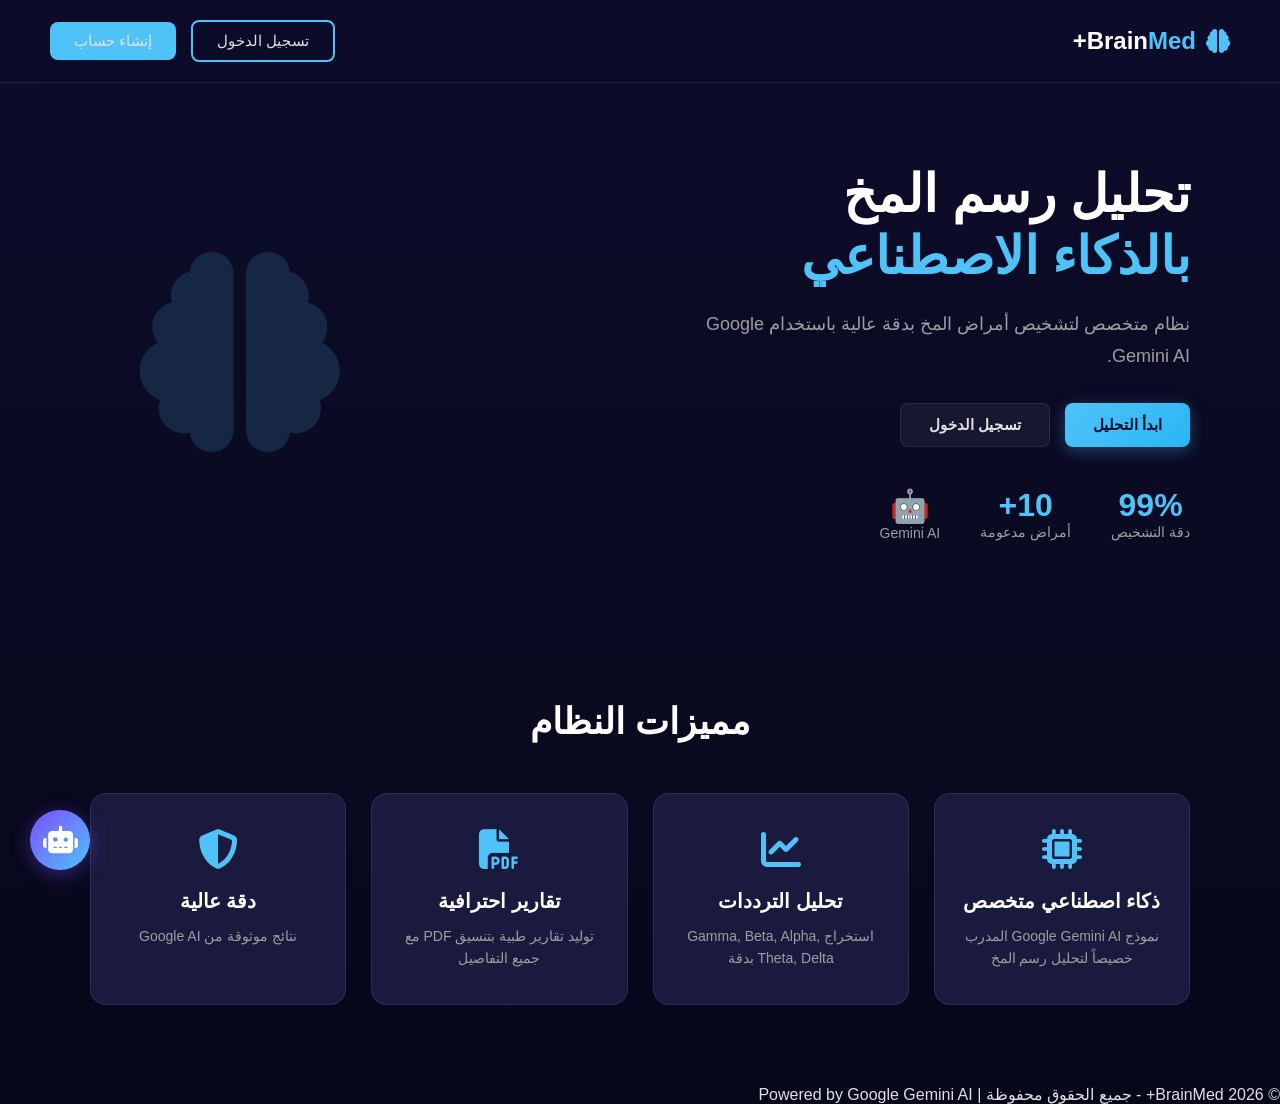
<file: index.html>
<!doctype html>
<html lang="ar" dir="rtl">
  <head>
    <meta charset="UTF-8" />
    <meta name="viewport" content="width=device-width, initial-scale=1.0" />
    <title>BrainMed+ | تحليل رسم المخ</title>
    <link rel="stylesheet" href="css/style.css" />
    <link
      href="https://cdnjs.cloudflare.com/ajax/libs/font-awesome/6.4.0/css/all.min.css"
      rel="stylesheet"
    />
  </head>
  <body>
    <div class="landing-container">
      <nav class="landing-nav">
        <div class="logo">
          <i class="fas fa-brain" style="color: #4fc3f7"></i>
          <span>Brain<span style="color: #4fc3f7">Med</span>+</span>
        </div>
        <ul class="nav-links">
          <li><a href="login.html" class="btn-login">تسجيل الدخول</a></li>
          <li><a href="register.html" class="btn-register">إنشاء حساب</a></li>
        </ul>
      </nav>

      <section class="hero">
        <div class="hero-content">
          <h1>
            تحليل رسم المخ <br /><span style="color: #4fc3f7"
              >بالذكاء الاصطناعي</span
            >
          </h1>
          <p>
            نظام متخصص لتشخيص أمراض المخ بدقة عالية باستخدام Google Gemini AI.
          </p>
          <div class="hero-buttons">
            <a href="upload.html" class="btn-primary">ابدأ التحليل</a>
            <a href="login.html" class="btn-secondary">تسجيل الدخول</a>
          </div>
          <div class="hero-stats">
            <div><span>99%</span> دقة التشخيص</div>
            <div><span>10+</span> أمراض مدعومة</div>
            <div><span>🤖</span> Gemini AI</div>
          </div>
        </div>
        <div class="hero-image">
          <i
            class="fas fa-brain"
            style="font-size: 120px; color: #4fc3f7; opacity: 0.3"
          ></i>
        </div>
      </section>

      <section id="features" class="features">
        <h2>مميزات النظام</h2>
        <div class="features-grid">
          <div class="feature-card">
            <i class="fas fa-microchip"></i>
            <h3>ذكاء اصطناعي متخصص</h3>
            <p>نموذج Google Gemini AI المدرب خصيصاً لتحليل رسم المخ</p>
          </div>
          <div class="feature-card">
            <i class="fas fa-chart-line"></i>
            <h3>تحليل الترددات</h3>
            <p>استخراج Gamma, Beta, Alpha, Theta, Delta بدقة</p>
          </div>
          <div class="feature-card">
            <i class="fas fa-file-pdf"></i>
            <h3>تقارير احترافية</h3>
            <p>توليد تقارير طبية بتنسيق PDF مع جميع التفاصيل</p>
          </div>
          <div class="feature-card">
            <i class="fas fa-shield-alt"></i>
            <h3>دقة عالية</h3>
            <p>نتائج موثوقة من Google AI</p>
          </div>
        </div>
      </section>

      <footer>
        <p>
          © 2026 BrainMed+ - جميع الحقوق محفوظة | Powered by Google Gemini AI
        </p>
      </footer>
    </div>

    <!-- زر اسأل Gemini -->
    <div style="position: fixed; bottom: 30px; left: 30px; z-index: 9998">
      <button
        onclick="openGeminiChat()"
        style="
          background: linear-gradient(135deg, #7c4dff, #4fc3f7);
          border: none;
          border-radius: 50%;
          width: 60px;
          height: 60px;
          color: white;
          font-size: 28px;
          cursor: pointer;
          box-shadow: 0 4px 20px rgba(124, 77, 255, 0.4);
          transition: all 0.3s;
          display: flex;
          align-items: center;
          justify-content: center;
        "
      >
        <i class="fas fa-robot"></i>
      </button>
    </div>

    <!-- نافذة شات Gemini -->
    <div
      id="geminiChatModal"
      style="
        display: none;
        position: fixed;
        bottom: 100px;
        left: 30px;
        width: 400px;
        max-width: 90%;
        height: 500px;
        background: var(--dark-card);
        border-radius: 20px;
        border: 1px solid var(--border);
        box-shadow: 0 10px 40px rgba(0, 0, 0, 0.5);
        z-index: 9999;
        flex-direction: column;
        overflow: hidden;
      "
    >
      <div
        style="
          background: linear-gradient(135deg, #0d0d2b, #1a1a4e);
          padding: 15px 20px;
          display: flex;
          justify-content: space-between;
          align-items: center;
          border-bottom: 1px solid var(--border);
        "
      >
        <span style="color: #4fc3f7; font-weight: bold; font-size: 16px"
          ><i class="fas fa-robot"></i> اسأل Gemini</span
        >
        <button
          onclick="closeGeminiChat()"
          style="
            background: none;
            border: none;
            color: white;
            font-size: 20px;
            cursor: pointer;
          "
        >
          ✕
        </button>
      </div>
      <div
        id="geminiChatMessages"
        style="
          flex: 1;
          padding: 15px;
          overflow-y: auto;
          display: flex;
          flex-direction: column;
          gap: 10px;
          background: var(--darker);
        "
      >
        <div
          style="
            background: rgba(79, 195, 247, 0.1);
            padding: 12px 16px;
            border-radius: 12px;
            align-self: flex-start;
            max-width: 85%;
            color: var(--text);
            border: 1px solid rgba(79, 195, 247, 0.1);
          "
        >
          👋 مرحباً! أنا Gemini AI. اسألني أي شيء عن رسم المخ، الأمراض، أو أي
          سؤال طبي.
        </div>
      </div>
      <div
        style="
          padding: 15px;
          border-top: 1px solid var(--border);
          display: flex;
          gap: 10px;
          background: var(--dark-card);
        "
      >
        <input
          type="text"
          id="geminiChatInput"
          placeholder="اكتب سؤالك هنا..."
          style="
            flex: 1;
            padding: 12px 16px;
            border: 2px solid var(--border);
            border-radius: 12px;
            background: var(--darker);
            color: var(--text);
            font-size: 14px;
            outline: none;
          "
        />
        <button
          onclick="sendGeminiMessage()"
          style="
            padding: 12px 20px;
            background: linear-gradient(135deg, #7c4dff, #4fc3f7);
            border: none;
            border-radius: 12px;
            color: white;
            cursor: pointer;
            font-weight: bold;
          "
        >
          <i class="fas fa-paper-plane"></i>
        </button>
      </div>
    </div>

    <script src="js/main.js"></script>
  </body>
</html>
</file>
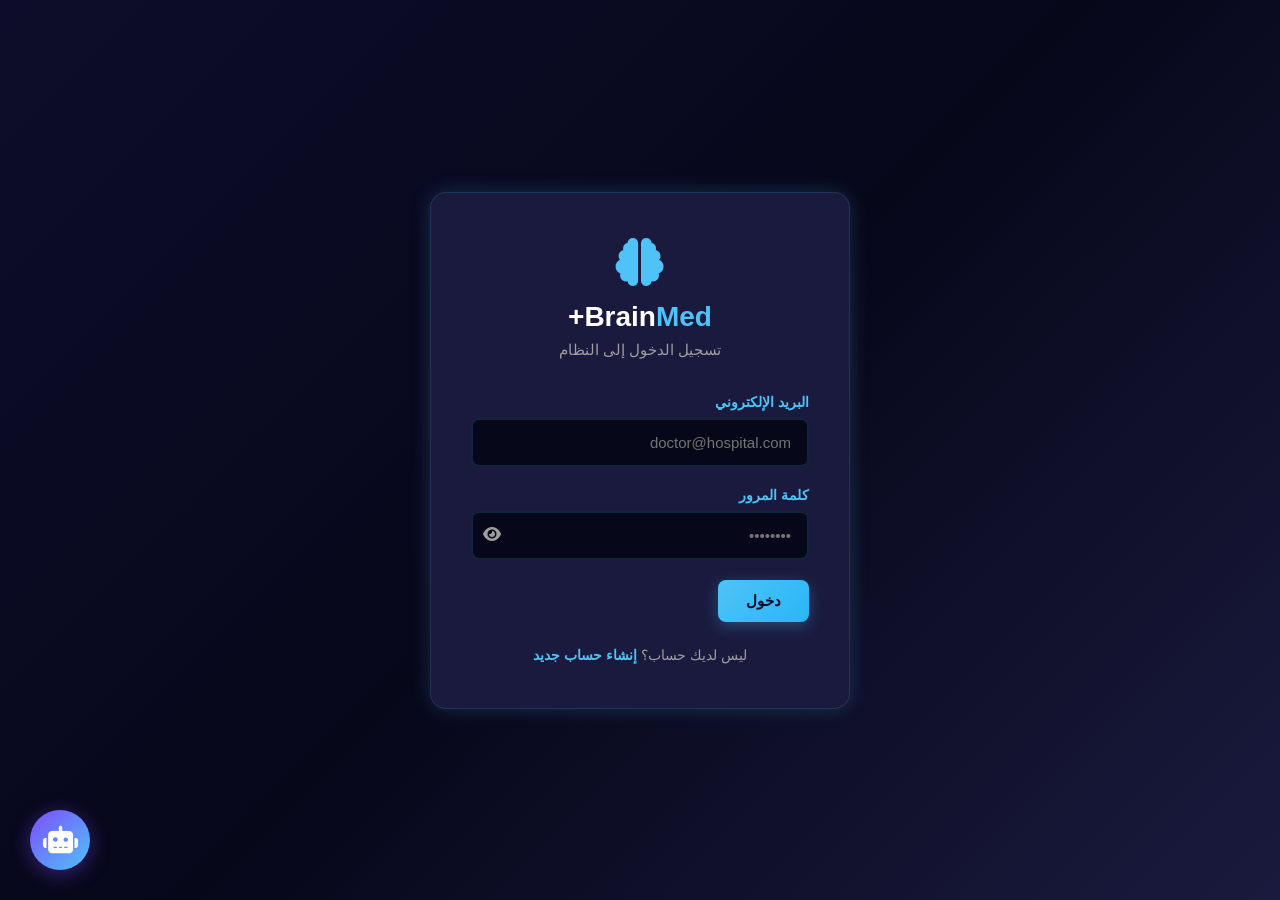
<file: history.html>
<!doctype html>
<html lang="ar" dir="rtl">
  <head>
    <meta charset="UTF-8" />
    <meta name="viewport" content="width=device-width, initial-scale=1.0" />
    <title>سجل التحليلات - BrainMed+</title>
    <link rel="stylesheet" href="css/style.css" />
    <link
      href="https://cdnjs.cloudflare.com/ajax/libs/font-awesome/6.4.0/css/all.min.css"
      rel="stylesheet"
    />
  </head>
  <body>
    <div class="sidebar">
      <div class="sidebar-logo">
        <i class="fas fa-brain" style="color: #4fc3f7; font-size: 28px"></i>
        <span>Brain<span style="color: #4fc3f7">Med</span>+</span>
      </div>
      <ul class="sidebar-nav">
        <li>
          <a href="dashboard.html"
            ><i class="fas fa-chart-pie"></i> <span>نظرة عامة</span></a
          >
        </li>
        <li>
          <a href="upload.html"
            ><i class="fas fa-upload"></i> <span>تحليل جديد</span></a
          >
        </li>
        <li>
          <a href="history.html" class="active"
            ><i class="fas fa-history"></i> <span>سجل التحليلات</span></a
          >
        </li>
        <li>
          <a href="reports.html"
            ><i class="fas fa-file-alt"></i> <span>التقارير</span></a
          >
        </li>
        <li>
          <a href="login.html" class="logout"
            ><i class="fas fa-sign-out-alt"></i> <span>تسجيل الخروج</span></a
          >
        </li>
      </ul>
    </div>

    <div class="main-content">
      <div class="top-bar">
        <h1>📋 سجل التحليلات</h1>
        <div class="top-bar-right">
          <button
            onclick="exportData()"
            class="btn-secondary"
            style="padding: 8px 18px"
          >
            <i class="fas fa-file-export"></i> تصدير CSV
          </button>
          <button
            onclick="clearAllData()"
            class="btn-secondary"
            style="padding: 8px 18px; background: #ffebee; color: #c62828"
          >
            <i class="fas fa-trash"></i> مسح الكل
          </button>
        </div>
      </div>

      <div class="card full-width" style="margin-top: 20px">
        <h3><i class="fas fa-list"></i> جميع التحليلات</h3>
        <div
          style="display: flex; gap: 10px; margin-bottom: 20px; flex-wrap: wrap"
        >
          <input
            type="text"
            id="searchInput"
            placeholder="🔍 بحث باسم المريض..."
            style="
              flex: 1;
              min-width: 200px;
              padding: 10px 15px;
              border: 2px solid #e0e0e0;
              border-radius: 8px;
              font-size: 16px;
            "
          />
          <select
            id="filterStatus"
            style="
              padding: 10px 15px;
              border: 2px solid #e0e0e0;
              border-radius: 8px;
              font-size: 16px;
            "
          >
            <option value="all">الكل</option>
            <option value="normal">طبيعي</option>
            <option value="abnormal">غير طبيعي</option>
          </select>
          <button
            onclick="applyFilters()"
            class="btn-primary"
            style="padding: 10px 20px"
          >
            فلترة
          </button>
        </div>
        <div style="overflow-x: auto">
          <table>
            <thead>
              <tr>
                <th>المريض</th>
                <th>الجنس</th>
                <th>العمر</th>
                <th>التاريخ</th>
                <th>التشخيص</th>
                <th>نسبة الثقة</th>
                <th>المصدر</th>
                <th>الإجراءات</th>
              </tr>
            </thead>
            <tbody id="historyTable"></tbody>
          </table>
        </div>
      </div>
    </div>

    <!-- زر اسأل Gemini -->
    <div style="position: fixed; bottom: 30px; left: 30px; z-index: 9998">
      <button
        onclick="openGeminiChat()"
        style="
          background: linear-gradient(135deg, #7c4dff, #4fc3f7);
          border: none;
          border-radius: 50%;
          width: 60px;
          height: 60px;
          color: white;
          font-size: 28px;
          cursor: pointer;
          box-shadow: 0 4px 20px rgba(124, 77, 255, 0.4);
          transition: all 0.3s;
          display: flex;
          align-items: center;
          justify-content: center;
        "
      >
        <i class="fas fa-robot"></i>
      </button>
    </div>

    <!-- نافذة شات Gemini -->
    <div
      id="geminiChatModal"
      style="
        display: none;
        position: fixed;
        bottom: 100px;
        left: 30px;
        width: 400px;
        max-width: 90%;
        height: 500px;
        background: var(--dark-card);
        border-radius: 20px;
        border: 1px solid var(--border);
        box-shadow: 0 10px 40px rgba(0, 0, 0, 0.5);
        z-index: 9999;
        flex-direction: column;
        overflow: hidden;
      "
    >
      <div
        style="
          background: linear-gradient(135deg, #0d0d2b, #1a1a4e);
          padding: 15px 20px;
          display: flex;
          justify-content: space-between;
          align-items: center;
          border-bottom: 1px solid var(--border);
        "
      >
        <span style="color: #4fc3f7; font-weight: bold; font-size: 16px"
          ><i class="fas fa-robot"></i> اسأل Gemini</span
        >
        <button
          onclick="closeGeminiChat()"
          style="
            background: none;
            border: none;
            color: white;
            font-size: 20px;
            cursor: pointer;
          "
        >
          ✕
        </button>
      </div>
      <div
        id="geminiChatMessages"
        style="
          flex: 1;
          padding: 15px;
          overflow-y: auto;
          display: flex;
          flex-direction: column;
          gap: 10px;
          background: var(--darker);
        "
      >
        <div
          style="
            background: rgba(79, 195, 247, 0.1);
            padding: 12px 16px;
            border-radius: 12px;
            align-self: flex-start;
            max-width: 85%;
            color: var(--text);
            border: 1px solid rgba(79, 195, 247, 0.1);
          "
        >
          👋 مرحباً! أنا Gemini AI. اسألني أي شيء عن رسم المخ، الأمراض، أو أي
          سؤال طبي.
        </div>
      </div>
      <div
        style="
          padding: 15px;
          border-top: 1px solid var(--border);
          display: flex;
          gap: 10px;
          background: var(--dark-card);
        "
      >
        <input
          type="text"
          id="geminiChatInput"
          placeholder="اكتب سؤالك هنا..."
          style="
            flex: 1;
            padding: 12px 16px;
            border: 2px solid var(--border);
            border-radius: 12px;
            background: var(--darker);
            color: var(--text);
            font-size: 14px;
            outline: none;
          "
        />
        <button
          onclick="sendGeminiMessage()"
          style="
            padding: 12px 20px;
            background: linear-gradient(135deg, #7c4dff, #4fc3f7);
            border: none;
            border-radius: 12px;
            color: white;
            cursor: pointer;
            font-weight: bold;
          "
        >
          <i class="fas fa-paper-plane"></i>
        </button>
      </div>
    </div>

    <script src="js/main.js"></script>
  </body>
</html>
</file>
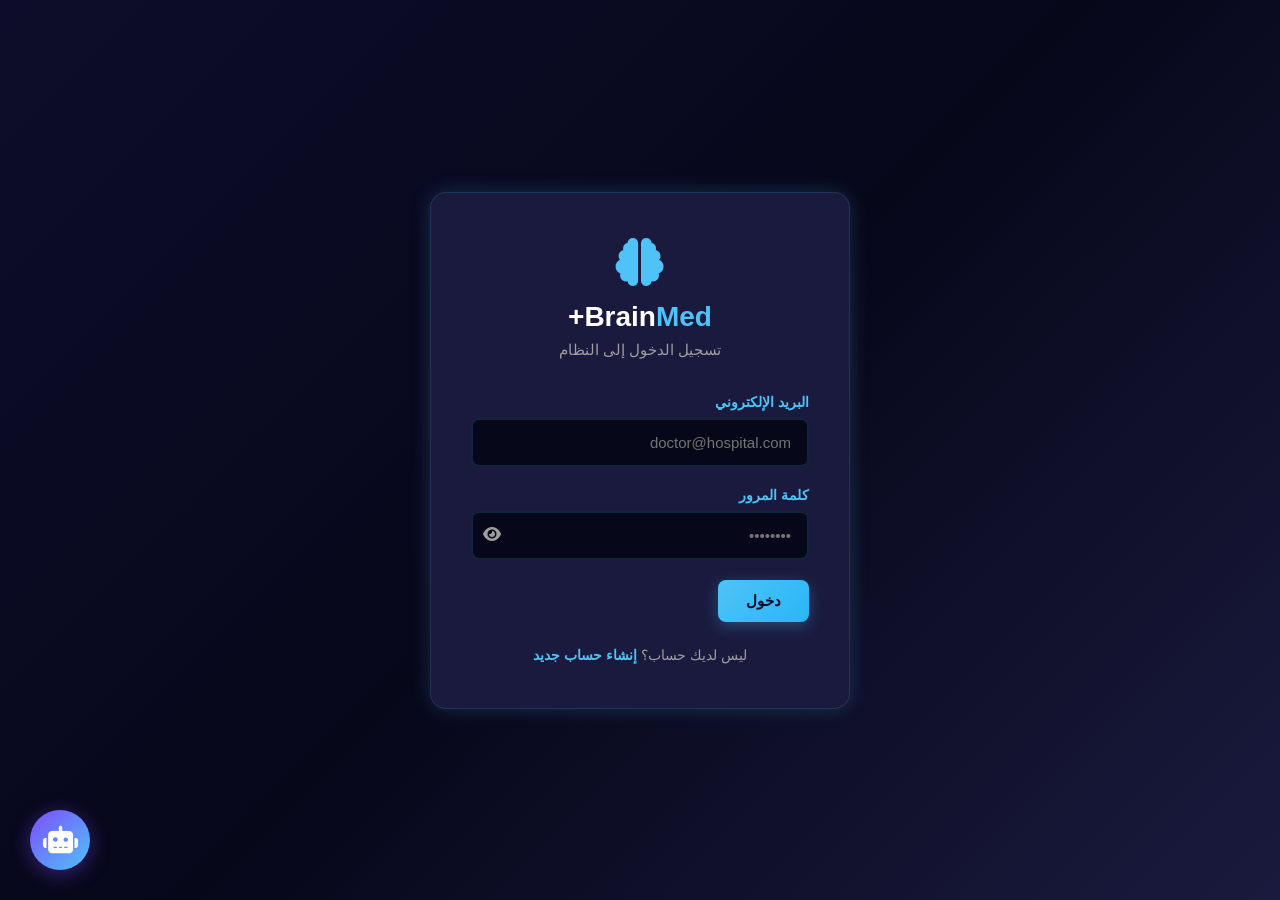
<file: login.html>
<!doctype html>
<html lang="ar" dir="rtl">
  <head>
    <meta charset="UTF-8" />
    <meta name="viewport" content="width=device-width, initial-scale=1.0" />
    <title>تسجيل الدخول - BrainMed+</title>
    <link rel="stylesheet" href="css/style.css" />
    <link
      href="https://cdnjs.cloudflare.com/ajax/libs/font-awesome/6.4.0/css/all.min.css"
      rel="stylesheet"
    />
  </head>
  <body>
    <div class="auth-container">
      <div class="auth-card">
        <div class="auth-header">
          <i class="fas fa-brain" style="color: #4fc3f7; font-size: 48px"></i>
          <h2>Brain<span style="color: #4fc3f7">Med</span>+</h2>
          <p>تسجيل الدخول إلى النظام</p>
        </div>
        <form id="loginForm">
          <div class="form-group">
            <label>البريد الإلكتروني</label>
            <input
              type="email"
              id="username"
              placeholder="doctor@hospital.com"
              required
            />
          </div>
          <div class="form-group password-group">
            <label>كلمة المرور</label>
            <div class="password-input-wrapper">
              <input
                type="password"
                id="password"
                placeholder="••••••••"
                required
              />
              <span class="toggle-password" onclick="togglePassword()">
                <i class="fas fa-eye" id="toggleIcon"></i>
              </span>
            </div>
          </div>
          <button type="submit" class="btn-primary">دخول</button>
        </form>
        <p class="auth-footer">
          ليس لديك حساب؟ <a href="register.html">إنشاء حساب جديد</a>
        </p>
      </div>
    </div>

    <!-- زر اسأل Gemini -->
    <div style="position: fixed; bottom: 30px; left: 30px; z-index: 9998">
      <button
        onclick="openGeminiChat()"
        style="
          background: linear-gradient(135deg, #7c4dff, #4fc3f7);
          border: none;
          border-radius: 50%;
          width: 60px;
          height: 60px;
          color: white;
          font-size: 28px;
          cursor: pointer;
          box-shadow: 0 4px 20px rgba(124, 77, 255, 0.4);
          transition: all 0.3s;
          display: flex;
          align-items: center;
          justify-content: center;
        "
      >
        <i class="fas fa-robot"></i>
      </button>
    </div>

    <!-- نافذة شات Gemini -->
    <div
      id="geminiChatModal"
      style="
        display: none;
        position: fixed;
        bottom: 100px;
        left: 30px;
        width: 400px;
        max-width: 90%;
        height: 500px;
        background: var(--dark-card);
        border-radius: 20px;
        border: 1px solid var(--border);
        box-shadow: 0 10px 40px rgba(0, 0, 0, 0.5);
        z-index: 9999;
        flex-direction: column;
        overflow: hidden;
      "
    >
      <div
        style="
          background: linear-gradient(135deg, #0d0d2b, #1a1a4e);
          padding: 15px 20px;
          display: flex;
          justify-content: space-between;
          align-items: center;
          border-bottom: 1px solid var(--border);
        "
      >
        <span style="color: #4fc3f7; font-weight: bold; font-size: 16px"
          ><i class="fas fa-robot"></i> اسأل Gemini</span
        >
        <button
          onclick="closeGeminiChat()"
          style="
            background: none;
            border: none;
            color: white;
            font-size: 20px;
            cursor: pointer;
          "
        >
          ✕
        </button>
      </div>
      <div
        id="geminiChatMessages"
        style="
          flex: 1;
          padding: 15px;
          overflow-y: auto;
          display: flex;
          flex-direction: column;
          gap: 10px;
          background: var(--darker);
        "
      >
        <div
          style="
            background: rgba(79, 195, 247, 0.1);
            padding: 12px 16px;
            border-radius: 12px;
            align-self: flex-start;
            max-width: 85%;
            color: var(--text);
            border: 1px solid rgba(79, 195, 247, 0.1);
          "
        >
          👋 مرحباً! أنا Gemini AI. اسألني أي شيء عن رسم المخ، الأمراض، أو أي
          سؤال طبي.
        </div>
      </div>
      <div
        style="
          padding: 15px;
          border-top: 1px solid var(--border);
          display: flex;
          gap: 10px;
          background: var(--dark-card);
        "
      >
        <input
          type="text"
          id="geminiChatInput"
          placeholder="اكتب سؤالك هنا..."
          style="
            flex: 1;
            padding: 12px 16px;
            border: 2px solid var(--border);
            border-radius: 12px;
            background: var(--darker);
            color: var(--text);
            font-size: 14px;
            outline: none;
          "
        />
        <button
          onclick="sendGeminiMessage()"
          style="
            padding: 12px 20px;
            background: linear-gradient(135deg, #7c4dff, #4fc3f7);
            border: none;
            border-radius: 12px;
            color: white;
            cursor: pointer;
            font-weight: bold;
          "
        >
          <i class="fas fa-paper-plane"></i>
        </button>
      </div>
    </div>

    <script src="js/main.js"></script>
  </body>
</html>
</file>
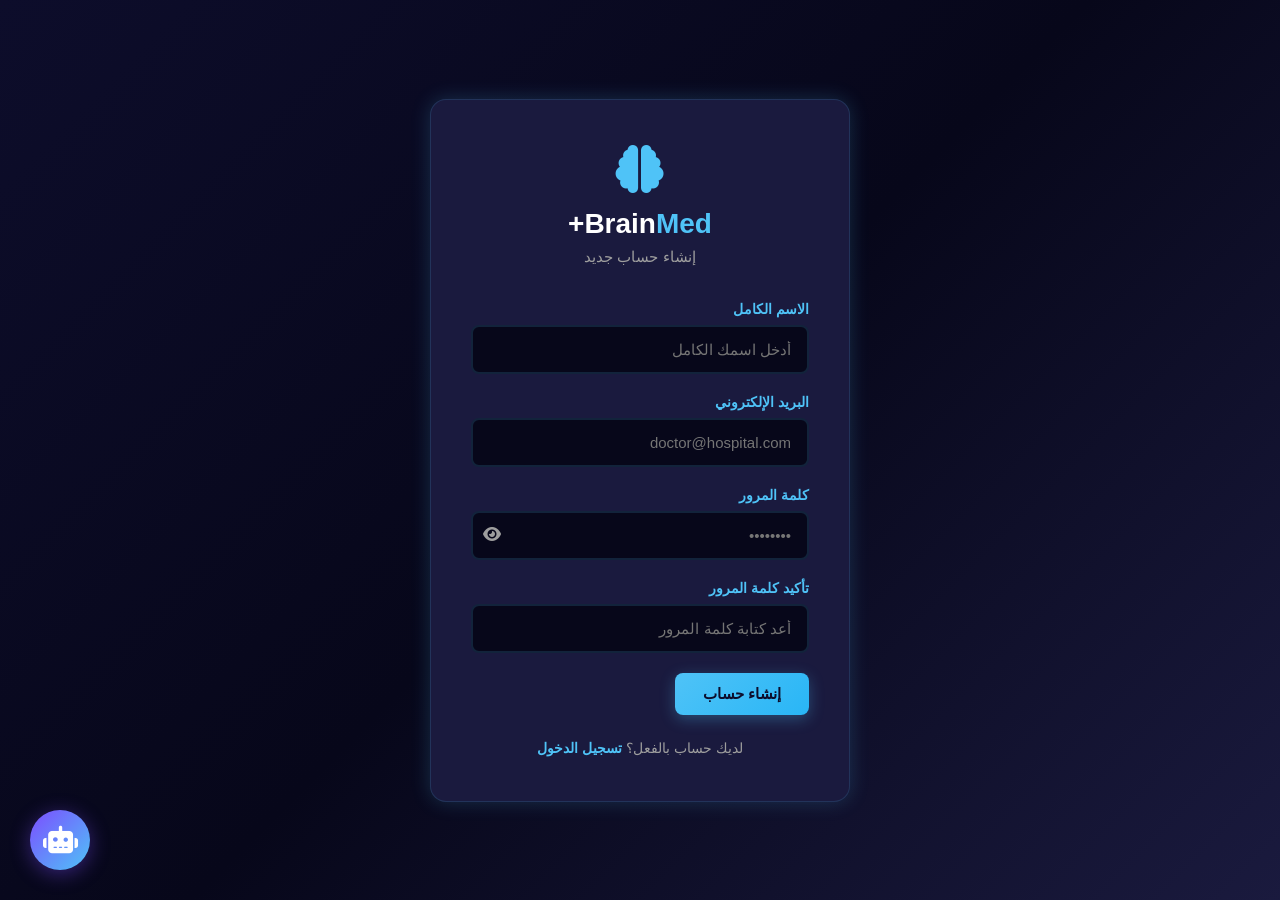
<file: register.html>
<!doctype html>
<html lang="ar" dir="rtl">
  <head>
    <meta charset="UTF-8" />
    <meta name="viewport" content="width=device-width, initial-scale=1.0" />
    <title>إنشاء حساب - BrainMed+</title>
    <link rel="stylesheet" href="css/style.css" />
    <link
      href="https://cdnjs.cloudflare.com/ajax/libs/font-awesome/6.4.0/css/all.min.css"
      rel="stylesheet"
    />
  </head>
  <body>
    <div class="auth-container">
      <div class="auth-card">
        <div class="auth-header">
          <i class="fas fa-brain" style="color: #4fc3f7; font-size: 48px"></i>
          <h2>Brain<span style="color: #4fc3f7">Med</span>+</h2>
          <p>إنشاء حساب جديد</p>
        </div>
        <form id="registerForm">
          <div class="form-group">
            <label>الاسم الكامل</label>
            <input
              type="text"
              id="fullName"
              placeholder="أدخل اسمك الكامل"
              required
            />
          </div>
          <div class="form-group">
            <label>البريد الإلكتروني</label>
            <input
              type="email"
              id="regEmail"
              placeholder="doctor@hospital.com"
              required
            />
          </div>
          <div class="form-group">
            <label>كلمة المرور</label>
            <div class="password-input-wrapper">
              <input
                type="password"
                id="regPassword"
                placeholder="••••••••"
                required
              />
              <span class="toggle-password" onclick="toggleRegPassword()">
                <i class="fas fa-eye" id="regToggleIcon"></i>
              </span>
            </div>
          </div>
          <div class="form-group">
            <label>تأكيد كلمة المرور</label>
            <input
              type="password"
              id="regConfirmPassword"
              placeholder="أعد كتابة كلمة المرور"
              required
            />
          </div>
          <button type="submit" class="btn-primary">إنشاء حساب</button>
        </form>
        <p class="auth-footer">
          لديك حساب بالفعل؟ <a href="login.html">تسجيل الدخول</a>
        </p>
      </div>
    </div>

    <!-- زر اسأل Gemini -->
    <div style="position: fixed; bottom: 30px; left: 30px; z-index: 9998">
      <button
        onclick="openGeminiChat()"
        style="
          background: linear-gradient(135deg, #7c4dff, #4fc3f7);
          border: none;
          border-radius: 50%;
          width: 60px;
          height: 60px;
          color: white;
          font-size: 28px;
          cursor: pointer;
          box-shadow: 0 4px 20px rgba(124, 77, 255, 0.4);
          transition: all 0.3s;
          display: flex;
          align-items: center;
          justify-content: center;
        "
      >
        <i class="fas fa-robot"></i>
      </button>
    </div>

    <!-- نافذة شات Gemini -->
    <div
      id="geminiChatModal"
      style="
        display: none;
        position: fixed;
        bottom: 100px;
        left: 30px;
        width: 400px;
        max-width: 90%;
        height: 500px;
        background: var(--dark-card);
        border-radius: 20px;
        border: 1px solid var(--border);
        box-shadow: 0 10px 40px rgba(0, 0, 0, 0.5);
        z-index: 9999;
        flex-direction: column;
        overflow: hidden;
      "
    >
      <div
        style="
          background: linear-gradient(135deg, #0d0d2b, #1a1a4e);
          padding: 15px 20px;
          display: flex;
          justify-content: space-between;
          align-items: center;
          border-bottom: 1px solid var(--border);
        "
      >
        <span style="color: #4fc3f7; font-weight: bold; font-size: 16px"
          ><i class="fas fa-robot"></i> اسأل Gemini</span
        >
        <button
          onclick="closeGeminiChat()"
          style="
            background: none;
            border: none;
            color: white;
            font-size: 20px;
            cursor: pointer;
          "
        >
          ✕
        </button>
      </div>
      <div
        id="geminiChatMessages"
        style="
          flex: 1;
          padding: 15px;
          overflow-y: auto;
          display: flex;
          flex-direction: column;
          gap: 10px;
          background: var(--darker);
        "
      >
        <div
          style="
            background: rgba(79, 195, 247, 0.1);
            padding: 12px 16px;
            border-radius: 12px;
            align-self: flex-start;
            max-width: 85%;
            color: var(--text);
            border: 1px solid rgba(79, 195, 247, 0.1);
          "
        >
          👋 مرحباً! أنا Gemini AI. اسألني أي شيء عن رسم المخ، الأمراض، أو أي
          سؤال طبي.
        </div>
      </div>
      <div
        style="
          padding: 15px;
          border-top: 1px solid var(--border);
          display: flex;
          gap: 10px;
          background: var(--dark-card);
        "
      >
        <input
          type="text"
          id="geminiChatInput"
          placeholder="اكتب سؤالك هنا..."
          style="
            flex: 1;
            padding: 12px 16px;
            border: 2px solid var(--border);
            border-radius: 12px;
            background: var(--darker);
            color: var(--text);
            font-size: 14px;
            outline: none;
          "
        />
        <button
          onclick="sendGeminiMessage()"
          style="
            padding: 12px 20px;
            background: linear-gradient(135deg, #7c4dff, #4fc3f7);
            border: none;
            border-radius: 12px;
            color: white;
            cursor: pointer;
            font-weight: bold;
          "
        >
          <i class="fas fa-paper-plane"></i>
        </button>
      </div>
    </div>

    <script src="js/main.js"></script>
  </body>
</html>
</file>
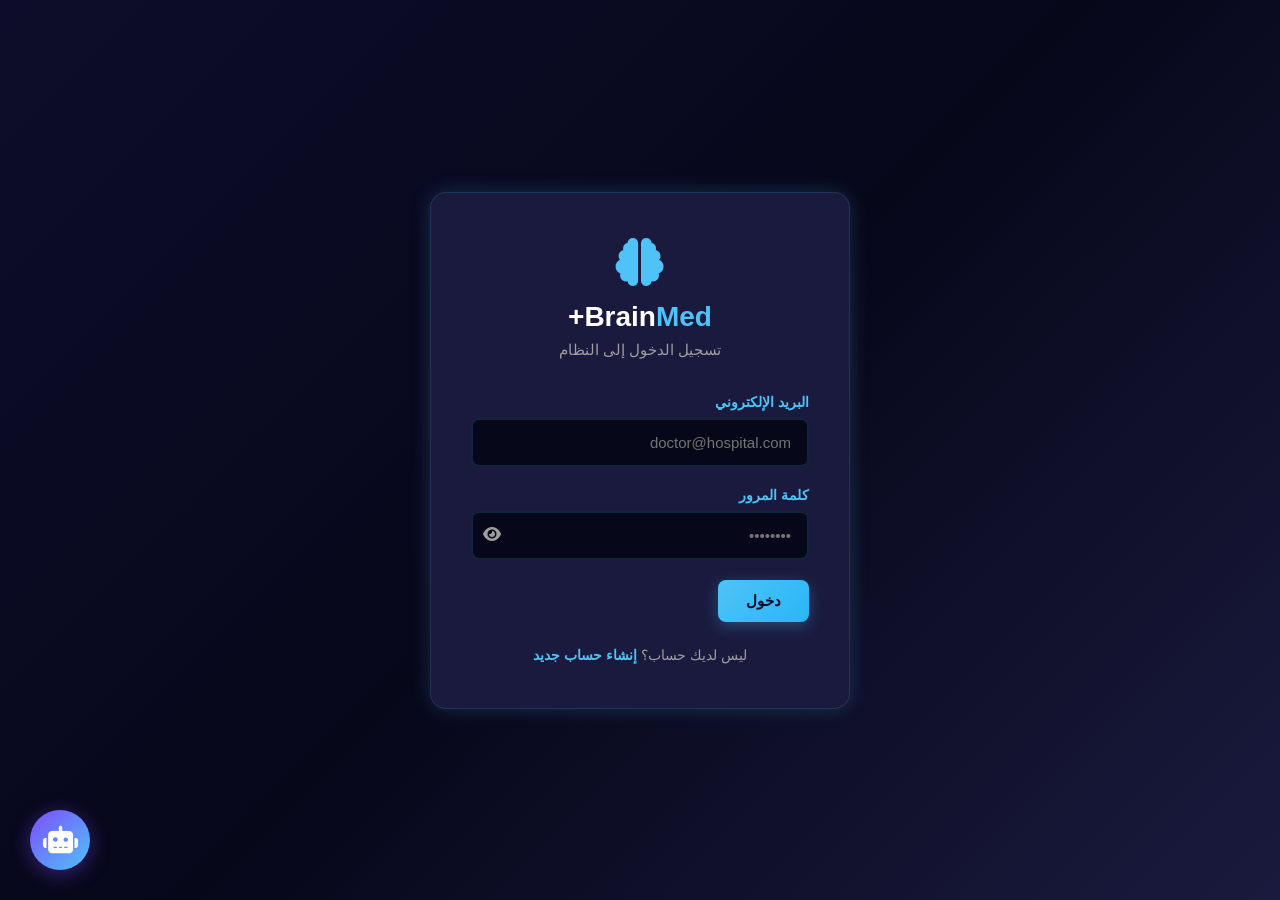
<file: reports.html>
<!doctype html>
<html lang="ar" dir="rtl">
  <head>
    <meta charset="UTF-8" />
    <meta name="viewport" content="width=device-width, initial-scale=1.0" />
    <title>التقارير - BrainMed+</title>
    <link rel="stylesheet" href="css/style.css" />
    <link
      href="https://cdnjs.cloudflare.com/ajax/libs/font-awesome/6.4.0/css/all.min.css"
      rel="stylesheet"
    />
  </head>
  <body>
    <div class="sidebar">
      <div class="sidebar-logo">
        <i class="fas fa-brain" style="color: #4fc3f7; font-size: 28px"></i>
        <span>Brain<span style="color: #4fc3f7">Med</span>+</span>
      </div>
      <ul class="sidebar-nav">
        <li>
          <a href="dashboard.html"
            ><i class="fas fa-chart-pie"></i> <span>نظرة عامة</span></a
          >
        </li>
        <li>
          <a href="upload.html"
            ><i class="fas fa-upload"></i> <span>تحليل جديد</span></a
          >
        </li>
        <li>
          <a href="history.html"
            ><i class="fas fa-history"></i> <span>سجل التحليلات</span></a
          >
        </li>
        <li>
          <a href="reports.html" class="active"
            ><i class="fas fa-file-alt"></i> <span>التقارير</span></a
          >
        </li>
        <li>
          <a href="login.html" class="logout"
            ><i class="fas fa-sign-out-alt"></i> <span>تسجيل الخروج</span></a
          >
        </li>
      </ul>
    </div>

    <div class="main-content">
      <div class="top-bar">
        <h1>📄 التقارير</h1>
      </div>

      <div class="card full-width" style="margin-top: 20px">
        <h3><i class="fas fa-file-pdf"></i> إنشاء تقرير جديد</h3>
        <p style="color: #666; margin-bottom: 15px">
          اختر تحليلاً سابقاً لإنشاء تقرير PDF مفصل عنه.
        </p>
        <div
          style="display: flex; gap: 15px; flex-wrap: wrap; align-items: center"
        >
          <select
            id="reportSelect"
            style="
              flex: 1;
              min-width: 200px;
              padding: 12px;
              border: 2px solid #e0e0e0;
              border-radius: 8px;
              font-size: 16px;
            "
          >
            <option value="">-- اختر تحليلاً --</option>
          </select>
          <button onclick="generateReport()" class="btn-primary pdf-btn">
            <i class="fas fa-file-pdf"></i> توليد PDF
          </button>
        </div>
      </div>

      <div class="card full-width" style="margin-top: 20px">
        <h3><i class="fas fa-chart-bar"></i> إحصائيات التقارير</h3>
        <div
          style="
            display: grid;
            grid-template-columns: repeat(auto-fit, minmax(150px, 1fr));
            gap: 15px;
            margin-top: 15px;
          "
        >
          <div
            style="
              text-align: center;
              padding: 15px;
              background: #e8f5e9;
              border-radius: 10px;
            "
          >
            <p
              style="font-size: 28px; font-weight: bold; color: #2e7d32"
              id="reportTotal"
            >
              0
            </p>
            <p style="font-size: 12px; color: #666">إجمالي التحليلات</p>
          </div>
          <div
            style="
              text-align: center;
              padding: 15px;
              background: #e3f2fd;
              border-radius: 10px;
            "
          >
            <p
              style="font-size: 28px; font-weight: bold; color: #0d47a1"
              id="reportNormal"
            >
              0
            </p>
            <p style="font-size: 12px; color: #666">نتائج طبيعية</p>
          </div>
          <div
            style="
              text-align: center;
              padding: 15px;
              background: #ffebee;
              border-radius: 10px;
            "
          >
            <p
              style="font-size: 28px; font-weight: bold; color: #c62828"
              id="reportAbnormal"
            >
              0
            </p>
            <p style="font-size: 12px; color: #666">نتائج غير طبيعية</p>
          </div>
          <div
            style="
              text-align: center;
              padding: 15px;
              background: #f3e5f5;
              border-radius: 10px;
            "
          >
            <p
              style="font-size: 28px; font-weight: bold; color: #4a148c"
              id="reportAvgConfidence"
            >
              -
            </p>
            <p style="font-size: 12px; color: #666">متوسط الثقة</p>
          </div>
        </div>
      </div>
    </div>

    <!-- زر اسأل Gemini -->
    <div style="position: fixed; bottom: 30px; left: 30px; z-index: 9998">
      <button
        onclick="openGeminiChat()"
        style="
          background: linear-gradient(135deg, #7c4dff, #4fc3f7);
          border: none;
          border-radius: 50%;
          width: 60px;
          height: 60px;
          color: white;
          font-size: 28px;
          cursor: pointer;
          box-shadow: 0 4px 20px rgba(124, 77, 255, 0.4);
          transition: all 0.3s;
          display: flex;
          align-items: center;
          justify-content: center;
        "
      >
        <i class="fas fa-robot"></i>
      </button>
    </div>

    <!-- نافذة شات Gemini -->
    <div
      id="geminiChatModal"
      style="
        display: none;
        position: fixed;
        bottom: 100px;
        left: 30px;
        width: 400px;
        max-width: 90%;
        height: 500px;
        background: var(--dark-card);
        border-radius: 20px;
        border: 1px solid var(--border);
        box-shadow: 0 10px 40px rgba(0, 0, 0, 0.5);
        z-index: 9999;
        flex-direction: column;
        overflow: hidden;
      "
    >
      <div
        style="
          background: linear-gradient(135deg, #0d0d2b, #1a1a4e);
          padding: 15px 20px;
          display: flex;
          justify-content: space-between;
          align-items: center;
          border-bottom: 1px solid var(--border);
        "
      >
        <span style="color: #4fc3f7; font-weight: bold; font-size: 16px"
          ><i class="fas fa-robot"></i> اسأل Gemini</span
        >
        <button
          onclick="closeGeminiChat()"
          style="
            background: none;
            border: none;
            color: white;
            font-size: 20px;
            cursor: pointer;
          "
        >
          ✕
        </button>
      </div>
      <div
        id="geminiChatMessages"
        style="
          flex: 1;
          padding: 15px;
          overflow-y: auto;
          display: flex;
          flex-direction: column;
          gap: 10px;
          background: var(--darker);
        "
      >
        <div
          style="
            background: rgba(79, 195, 247, 0.1);
            padding: 12px 16px;
            border-radius: 12px;
            align-self: flex-start;
            max-width: 85%;
            color: var(--text);
            border: 1px solid rgba(79, 195, 247, 0.1);
          "
        >
          👋 مرحباً! أنا Gemini AI. اسألني أي شيء عن رسم المخ، الأمراض، أو أي
          سؤال طبي.
        </div>
      </div>
      <div
        style="
          padding: 15px;
          border-top: 1px solid var(--border);
          display: flex;
          gap: 10px;
          background: var(--dark-card);
        "
      >
        <input
          type="text"
          id="geminiChatInput"
          placeholder="اكتب سؤالك هنا..."
          style="
            flex: 1;
            padding: 12px 16px;
            border: 2px solid var(--border);
            border-radius: 12px;
            background: var(--darker);
            color: var(--text);
            font-size: 14px;
            outline: none;
          "
        />
        <button
          onclick="sendGeminiMessage()"
          style="
            padding: 12px 20px;
            background: linear-gradient(135deg, #7c4dff, #4fc3f7);
            border: none;
            border-radius: 12px;
            color: white;
            cursor: pointer;
            font-weight: bold;
          "
        >
          <i class="fas fa-paper-plane"></i>
        </button>
      </div>
    </div>

    <script src="js/main.js"></script>
  </body>
</html>
</file>
<file: css/style.css>
/* ============================================
   BrainMed+ - Professional Medical AI System
   ============================================ */

:root {
  --primary: #4fc3f7;
  --primary-dark: #29b6f6;
  --secondary: #7c4dff;
  --danger: #f44336;
  --warning: #ff9800;
  --success: #4caf50;
  --info: #448aff;
  --dark: #0d0d2b;
  --darker: #07071a;
  --dark-card: #1a1a3e;
  --text: #e0e0e0;
  --text-muted: #9e9e9e;
  --border: rgba(79, 195, 247, 0.15);
  --radius: 16px;
  --radius-sm: 8px;
  --transition: all 0.3s cubic-bezier(0.4, 0, 0.2, 1);
  --font: "Segoe UI", "Tahoma", sans-serif;
}

* {
  margin: 0;
  padding: 0;
  box-sizing: border-box;
}
html {
  scroll-behavior: smooth;
}
body {
  font-family: var(--font);
  background: var(--dark);
  color: var(--text);
  min-height: 100vh;
  overflow-x: hidden;
  direction: rtl;
}

::-webkit-scrollbar {
  width: 8px;
}
::-webkit-scrollbar-track {
  background: var(--darker);
}
::-webkit-scrollbar-thumb {
  background: var(--primary);
  border-radius: 4px;
}

/* ===== Sidebar ===== */
.sidebar {
  position: fixed;
  top: 0;
  right: 0;
  width: 260px;
  height: 100vh;
  background: linear-gradient(180deg, var(--dark-card) 0%, var(--darker) 100%);
  border-left: 1px solid var(--border);
  z-index: 1000;
  display: flex;
  flex-direction: column;
  padding: 20px 0;
}
.sidebar-logo {
  display: flex;
  align-items: center;
  justify-content: center;
  gap: 10px;
  padding: 20px;
  border-bottom: 1px solid var(--border);
  margin-bottom: 10px;
}
.sidebar-logo span {
  font-size: 22px;
  font-weight: 700;
  color: white;
}
.sidebar-nav {
  list-style: none;
  padding: 0 15px;
  flex: 1;
}
.sidebar-nav li {
  margin-bottom: 5px;
}
.sidebar-nav a {
  display: flex;
  align-items: center;
  gap: 12px;
  padding: 14px 18px;
  color: var(--text-muted);
  text-decoration: none;
  border-radius: var(--radius-sm);
  transition: var(--transition);
  font-size: 15px;
  font-weight: 500;
}
.sidebar-nav a:hover,
.sidebar-nav a.active {
  background: rgba(79, 195, 247, 0.1);
  color: var(--primary);
}
.sidebar-nav a.active {
  border-right: 3px solid var(--primary);
}
.sidebar-nav a.logout {
  color: var(--danger);
}
.sidebar-nav i {
  font-size: 18px;
  width: 24px;
  text-align: center;
}

/* ===== Main ===== */
.main-content {
  margin-right: 260px;
  padding: 30px;
  min-height: 100vh;
}
.top-bar {
  display: flex;
  justify-content: space-between;
  align-items: center;
  margin-bottom: 30px;
  padding-bottom: 20px;
  border-bottom: 1px solid var(--border);
  flex-wrap: wrap;
  gap: 15px;
}
.top-bar h1 {
  font-size: 28px;
  font-weight: 700;
  color: white;
}
.top-bar-right {
  display: flex;
  align-items: center;
  gap: 20px;
}
.date-display {
  color: var(--text-muted);
  font-size: 14px;
  background: var(--dark-card);
  padding: 8px 16px;
  border-radius: 20px;
  border: 1px solid var(--border);
}
.user-profile {
  display: flex;
  align-items: center;
  gap: 10px;
  background: var(--dark-card);
  padding: 8px 16px;
  border-radius: 30px;
  border: 1px solid var(--border);
}
.user-profile span {
  font-weight: 600;
  color: var(--primary);
}

/* ===== Cards ===== */
.card {
  background: var(--dark-card);
  border-radius: var(--radius);
  padding: 25px;
  border: 1px solid var(--border);
  box-shadow: 0 4px 20px rgba(0, 0, 0, 0.3);
  transition: var(--transition);
}
.card:hover {
  border-color: rgba(79, 195, 247, 0.3);
}
.card h3 {
  font-size: 18px;
  font-weight: 600;
  color: var(--primary);
  margin-bottom: 20px;
  display: flex;
  align-items: center;
  gap: 10px;
}
.card.full-width {
  grid-column: 1 / -1;
}

.dashboard-grid {
  display: grid;
  grid-template-columns: repeat(auto-fit, minmax(280px, 1fr));
  gap: 20px;
  margin-bottom: 20px;
}

/* ===== Frequencies ===== */
.frequency-grid {
  display: flex;
  flex-direction: column;
  gap: 14px;
}
.freq-item {
  display: grid;
  grid-template-columns: 70px 50px 40px 1fr;
  align-items: center;
  gap: 10px;
  padding: 10px 0;
  border-bottom: 1px solid var(--border);
}
.freq-item:last-child {
  border-bottom: none;
}
.freq-label {
  font-weight: 700;
  font-size: 13px;
  color: var(--text-muted);
}
.freq-value {
  font-weight: 700;
  font-size: 18px;
  color: white;
}
.freq-unit {
  font-size: 12px;
  color: var(--text-muted);
}
.freq-bar {
  height: 8px;
  background: rgba(255, 255, 255, 0.05);
  border-radius: 4px;
  overflow: hidden;
}
.freq-bar-fill {
  height: 100%;
  border-radius: 4px;
  transition: width 1s ease;
}

/* ===== Activity ===== */
.activity-stats {
  margin-bottom: 15px;
}
.stat-row {
  display: flex;
  justify-content: space-between;
  align-items: center;
  padding: 10px 0;
  border-bottom: 1px solid var(--border);
}
.stat-row:last-child {
  border-bottom: none;
}
.stat-highlight {
  font-weight: 700;
  color: var(--success);
  font-size: 18px;
}

/* ===== Focus ===== */
.focus-display {
  display: flex;
  align-items: center;
  gap: 20px;
}
.focus-circle {
  width: 100px;
  height: 100px;
  border-radius: 50%;
  background: linear-gradient(135deg, var(--primary), var(--secondary));
  display: flex;
  flex-direction: column;
  align-items: center;
  justify-content: center;
}
.focus-value {
  font-size: 24px;
  font-weight: 700;
  color: white;
}
.focus-unit {
  font-size: 12px;
  color: rgba(255, 255, 255, 0.7);
}
.focus-info {
  flex: 1;
}
.focus-label {
  display: block;
  font-size: 16px;
  font-weight: 700;
  color: var(--primary);
  margin-bottom: 5px;
}
.focus-range {
  font-size: 13px;
  color: var(--text-muted);
}

/* ===== Status ===== */
.status-display {
  display: flex;
  flex-direction: column;
  align-items: center;
  justify-content: center;
  gap: 10px;
  padding: 30px;
  text-align: center;
}
.status-display i {
  font-size: 40px;
}
.status-display span:first-of-type {
  font-size: 20px;
  font-weight: 700;
}
.status-display span:last-of-type {
  font-size: 14px;
  color: var(--text-muted);
}

/* ===== Brain Image ===== */
.brain-image-wrapper {
  background: #0d0d2b;
  border-radius: 16px;
  padding: 20px;
  border: 1px solid rgba(79, 195, 247, 0.15);
  min-height: 300px;
  display: flex;
  align-items: center;
  justify-content: center;
}
.brain-image-wrapper img {
  max-width: 100%;
  max-height: 400px;
  object-fit: contain;
}
.brain-info-panel {
  background: #0d0d2b;
  border-radius: 16px;
  padding: 20px;
  border: 1px solid rgba(79, 195, 247, 0.15);
  min-height: 300px;
  display: flex;
  flex-direction: column;
  justify-content: center;
  align-items: center;
  color: white;
  text-align: center;
}
.info-placeholder {
  text-align: center;
}
.info-placeholder i {
  font-size: 40px;
  color: var(--primary);
  margin-bottom: 15px;
}
.info-placeholder p {
  color: rgba(255, 255, 255, 0.7);
  font-size: 15px;
}
.info-details {
  text-align: right;
  width: 100%;
}
.info-details h4 {
  color: var(--primary);
  font-size: 18px;
  border-bottom: 1px solid rgba(79, 195, 247, 0.2);
  padding-bottom: 10px;
  margin-bottom: 15px;
}
.info-details p {
  color: rgba(255, 255, 255, 0.85);
  font-size: 14px;
  padding: 12px;
  background: rgba(255, 255, 255, 0.05);
  border-radius: 8px;
  line-height: 1.8;
  margin-bottom: 10px;
}
.btn-secondary {
  display: inline-flex;
  align-items: center;
  justify-content: center;
  gap: 10px;
  padding: 8px 25px;
  border-radius: var(--radius-sm);
  font-size: 14px;
  font-weight: 600;
  cursor: pointer;
  transition: var(--transition);
  border: none;
  text-decoration: none;
  background: rgba(255, 255, 255, 0.1);
  color: white;
  border: 1px solid rgba(255, 255, 255, 0.2);
}
.btn-secondary:hover {
  background: rgba(79, 195, 247, 0.2);
}

/* ===== Tables ===== */
table {
  width: 100%;
  border-collapse: collapse;
  margin-top: 15px;
}
thead {
  background: rgba(79, 195, 247, 0.1);
}
th,
td {
  padding: 14px 16px;
  text-align: right;
  border-bottom: 1px solid var(--border);
}
th {
  font-weight: 600;
  color: var(--primary);
  font-size: 14px;
  text-transform: uppercase;
}
td {
  color: var(--text);
  font-size: 14px;
}
tr:hover td {
  background: rgba(79, 195, 247, 0.03);
}

.badge {
  display: inline-block;
  padding: 4px 12px;
  border-radius: 20px;
  font-size: 12px;
  font-weight: 600;
}
.badge-normal {
  background: rgba(76, 175, 80, 0.15);
  color: var(--success);
  border: 1px solid rgba(76, 175, 80, 0.3);
}
.badge-abnormal {
  background: rgba(244, 67, 54, 0.15);
  color: var(--danger);
  border: 1px solid rgba(244, 67, 54, 0.3);
}
.badge-ai {
  background: rgba(79, 195, 247, 0.15);
  color: var(--primary);
  border: 1px solid rgba(79, 195, 247, 0.3);
}
.badge-admin {
  background: rgba(124, 77, 255, 0.15);
  color: var(--secondary);
  border: 1px solid rgba(124, 77, 255, 0.3);
}

/* ===== Buttons ===== */
.btn-primary,
.btn-secondary,
.btn-login,
.btn-register {
  display: inline-flex;
  align-items: center;
  justify-content: center;
  gap: 10px;
  padding: 12px 28px;
  border-radius: var(--radius-sm);
  font-size: 15px;
  font-weight: 600;
  cursor: pointer;
  transition: var(--transition);
  border: none;
  text-decoration: none;
}
.btn-primary {
  background: linear-gradient(135deg, var(--primary), var(--primary-dark));
  color: var(--dark);
  box-shadow: 0 4px 15px rgba(79, 195, 247, 0.3);
}
.btn-primary:hover {
  transform: translateY(-2px);
  box-shadow: 0 6px 25px rgba(79, 195, 247, 0.5);
}
.btn-secondary {
  background: rgba(255, 255, 255, 0.05);
  color: var(--text);
  border: 1px solid var(--border);
}
.btn-secondary:hover {
  background: rgba(255, 255, 255, 0.1);
  border-color: var(--primary);
  color: var(--primary);
}
.btn-login {
  background: transparent;
  color: var(--primary);
  border: 2px solid var(--primary);
  padding: 10px 24px;
}
.btn-login:hover {
  background: var(--primary);
  color: var(--dark);
}
.btn-register {
  background: var(--primary);
  color: var(--dark);
  padding: 10px 24px;
}
.btn-register:hover {
  background: var(--primary-dark);
  transform: translateY(-2px);
}
.pdf-btn {
  background: linear-gradient(135deg, #e53935, #c62828) !important;
  color: white !important;
}
.action-buttons {
  display: flex;
  gap: 12px;
  flex-wrap: wrap;
  margin-top: 25px;
  padding-top: 20px;
  border-top: 1px solid var(--border);
}

/* ===== Forms ===== */
.form-group {
  margin-bottom: 20px;
}
.form-group label {
  display: block;
  margin-bottom: 8px;
  font-weight: 600;
  color: var(--primary);
  font-size: 14px;
  display: flex;
  align-items: center;
  gap: 8px;
}
.form-group input,
.form-group select,
.form-group textarea {
  width: 100%;
  padding: 14px 16px;
  border: 2px solid var(--border);
  border-radius: var(--radius-sm);
  background: var(--darker);
  color: var(--text);
  font-size: 15px;
  transition: var(--transition);
}
.form-group input:focus,
.form-group select:focus,
.form-group textarea:focus {
  outline: none;
  border-color: var(--primary);
  box-shadow: 0 0 0 3px rgba(79, 195, 247, 0.1);
}
.password-input-wrapper {
  position: relative;
}
.password-input-wrapper input {
  padding-left: 45px;
}
.toggle-password {
  position: absolute;
  left: 12px;
  top: 50%;
  transform: translateY(-50%);
  cursor: pointer;
  color: var(--text-muted);
}
.toggle-password:hover {
  color: var(--primary);
}

.file-upload {
  border: 2px dashed var(--border);
  border-radius: var(--radius-sm);
  padding: 30px;
  text-align: center;
  background: var(--darker);
  transition: var(--transition);
  cursor: pointer;
}
.file-upload:hover {
  border-color: var(--primary);
  background: rgba(79, 195, 247, 0.03);
}
.file-upload input[type="file"] {
  display: none;
}
.file-upload label {
  display: flex;
  flex-direction: column;
  align-items: center;
  gap: 10px;
  cursor: pointer;
  color: var(--text-muted);
  margin: 0;
}
.file-upload label i {
  font-size: 40px;
  color: var(--primary);
}
#filePreview {
  margin-top: 15px;
  padding: 15px;
  background: var(--darker);
  border-radius: var(--radius-sm);
  border: 1px solid var(--border);
}
#previewImg {
  max-width: 100%;
  max-height: 200px;
  border-radius: 8px;
  margin-bottom: 10px;
}

/* ===== Upload ===== */
.upload-container {
  max-width: 700px;
  margin: 0 auto;
}
.upload-card {
  background: var(--dark-card);
  border-radius: var(--radius);
  padding: 35px;
  border: 1px solid var(--border);
}
.ai-status {
  display: flex;
  align-items: center;
  gap: 12px;
  padding: 15px 20px;
  background: rgba(79, 195, 247, 0.08);
  border-radius: var(--radius-sm);
  margin-bottom: 25px;
  border: 1px solid rgba(79, 195, 247, 0.15);
  color: var(--primary);
  font-weight: 500;
}
#loading {
  text-align: center;
  padding: 40px;
}
#loading i {
  font-size: 50px;
  color: var(--primary);
  margin-bottom: 15px;
}

/* ===== Results ===== */
.results-container {
  max-width: 900px;
  margin: 0 auto;
}
.results-grid {
  display: grid;
  grid-template-columns: 1fr 1fr;
  gap: 20px;
  margin-bottom: 20px;
}
.patient-info p {
  padding: 10px 0;
  border-bottom: 1px solid var(--border);
  color: var(--text);
  font-size: 15px;
}
.patient-info strong {
  color: var(--primary);
}

.diagnosis-box {
  text-align: center;
  padding: 30px;
  border-radius: var(--radius-sm);
  background: var(--darker);
  border: 1px solid var(--border);
}
.diagnosis-box i {
  font-size: 50px;
  margin-bottom: 15px;
}
.diagnosis-box.normal i {
  color: var(--success);
}
.diagnosis-box.warning i {
  color: var(--warning);
}
.diagnosis-box.danger i {
  color: var(--danger);
}
.diagnosis-box h2 {
  font-size: 24px;
  font-weight: 700;
  margin-bottom: 10px;
  color: white;
}
.diagnosis-stats {
  display: flex;
  flex-direction: column;
  gap: 10px;
  text-align: right;
}
.diagnosis-stats span {
  padding: 8px 12px;
  background: rgba(255, 255, 255, 0.03);
  border-radius: 6px;
  font-size: 14px;
}
.diagnosis-stats strong {
  color: var(--primary);
}

.frequency-result-grid {
  display: grid;
  grid-template-columns: repeat(auto-fit, minmax(120px, 1fr));
  gap: 15px;
}
.freq-result-item {
  text-align: center;
  padding: 20px 15px;
  background: var(--darker);
  border-radius: var(--radius-sm);
  border-right: 4px solid;
  transition: var(--transition);
}
.freq-result-item:hover {
  transform: translateY(-3px);
}
.freq-result-item span:first-child {
  display: block;
  font-weight: 700;
  font-size: 13px;
  color: var(--text-muted);
  margin-bottom: 8px;
}
.freq-result-item span:last-child {
  font-size: 22px;
  font-weight: 700;
  color: white;
}

.report-text {
  background: var(--darker);
  padding: 20px;
  border-radius: var(--radius-sm);
  border: 1px solid var(--border);
  line-height: 2;
  font-size: 15px;
  color: var(--text);
  white-space: pre-wrap;
  margin-bottom: 15px;
}
#resultRecommendations {
  list-style: none;
  padding: 0;
}
#resultRecommendations li {
  padding: 12px 15px;
  background: var(--darker);
  border-radius: var(--radius-sm);
  margin-bottom: 8px;
  border-right: 3px solid var(--primary);
  color: var(--text);
  font-size: 14px;
  display: flex;
  align-items: center;
  gap: 10px;
}
#resultRecommendations li::before {
  content: "✓";
  color: var(--success);
  font-weight: 700;
}

.certification {
  background: linear-gradient(
    135deg,
    rgba(79, 195, 247, 0.05),
    rgba(124, 77, 255, 0.05)
  ) !important;
}
.certification-badge {
  display: flex;
  align-items: center;
  gap: 15px;
  padding: 20px;
  background: rgba(79, 195, 247, 0.05);
  border-radius: var(--radius-sm);
  border: 1px solid var(--border);
}
.certification-badge i {
  font-size: 32px;
  color: var(--primary);
}
.certification-badge strong {
  color: white;
  font-size: 16px;
}
.certification-badge p {
  color: var(--text-muted);
  font-size: 13px;
  margin-top: 4px;
}
#certificationHash {
  margin-right: auto;
  font-family: monospace;
  font-size: 12px;
  color: var(--text-muted);
  background: var(--darker);
  padding: 6px 12px;
  border-radius: 6px;
  border: 1px solid var(--border);
}
.result-image {
  max-width: 100%;
  max-height: 300px;
  border-radius: 12px;
  margin: 10px 0;
  border: 1px solid var(--border);
}

/* ===== Auth ===== */
.auth-container {
  min-height: 100vh;
  display: flex;
  align-items: center;
  justify-content: center;
  padding: 20px;
  background: linear-gradient(
    135deg,
    var(--dark) 0%,
    var(--darker) 50%,
    var(--dark-card) 100%
  );
}
.auth-card {
  background: var(--dark-card);
  border-radius: var(--radius);
  padding: 45px 40px;
  width: 100%;
  max-width: 420px;
  border: 1px solid var(--border);
  box-shadow: 0 0 20px rgba(79, 195, 247, 0.2);
  position: relative;
  z-index: 1;
}
.auth-header {
  text-align: center;
  margin-bottom: 35px;
}
.auth-header h2 {
  font-size: 28px;
  margin: 15px 0 8px;
  color: white;
}
.auth-header p {
  color: var(--text-muted);
  font-size: 15px;
}
.auth-footer {
  text-align: center;
  margin-top: 25px;
  color: var(--text-muted);
  font-size: 14px;
}
.auth-footer a {
  color: var(--primary);
  text-decoration: none;
  font-weight: 600;
}

/* ===== Landing ===== */
.landing-container {
  min-height: 100vh;
  background: linear-gradient(180deg, var(--dark) 0%, var(--darker) 100%);
}
.landing-nav {
  display: flex;
  justify-content: space-between;
  align-items: center;
  padding: 20px 50px;
  border-bottom: 1px solid var(--border);
  position: sticky;
  top: 0;
  background: rgba(13, 13, 43, 0.9);
  backdrop-filter: blur(20px);
  z-index: 100;
}
.landing-nav .logo {
  display: flex;
  align-items: center;
  gap: 10px;
  font-size: 24px;
  font-weight: 700;
  color: white;
}
.nav-links {
  display: flex;
  list-style: none;
  gap: 15px;
  align-items: center;
}
.nav-links a {
  text-decoration: none;
  color: var(--text);
  font-weight: 500;
  transition: var(--transition);
}
.nav-links a:hover {
  color: var(--primary);
}

.hero {
  display: flex;
  align-items: center;
  justify-content: space-between;
  padding: 80px 50px;
  max-width: 1200px;
  margin: 0 auto;
  gap: 50px;
}
.hero-content {
  flex: 1;
}
.hero-content h1 {
  font-size: 52px;
  font-weight: 800;
  line-height: 1.2;
  margin-bottom: 20px;
  color: white;
}
.hero-content p {
  font-size: 18px;
  color: var(--text-muted);
  line-height: 1.8;
  margin-bottom: 30px;
  max-width: 500px;
}
.hero-buttons {
  display: flex;
  gap: 15px;
  margin-bottom: 40px;
}
.hero-stats {
  display: flex;
  gap: 40px;
}
.hero-stats div {
  text-align: center;
}
.hero-stats div span {
  display: block;
  font-size: 32px;
  font-weight: 800;
  color: var(--primary);
}
.hero-stats div {
  color: var(--text-muted);
  font-size: 14px;
}
.hero-image {
  flex: 0 0 300px;
  display: flex;
  align-items: center;
  justify-content: center;
}
.hero-image i {
  font-size: 200px !important;
  color: var(--primary) !important;
  opacity: 0.15 !important;
}

.features {
  padding: 80px 50px;
  max-width: 1200px;
  margin: 0 auto;
}
.features h2 {
  text-align: center;
  font-size: 36px;
  font-weight: 700;
  margin-bottom: 50px;
  color: white;
}
.features-grid {
  display: grid;
  grid-template-columns: repeat(auto-fit, minmax(250px, 1fr));
  gap: 25px;
}
.feature-card {
  background: var(--dark-card);
  border-radius: var(--radius);
  padding: 35px 25px;
  text-align: center;
  border: 1px solid var(--border);
  transition: var(--transition);
}
.feature-card:hover {
  transform: translateY(-5px);
  border-color: var(--primary);
}
.feature-card i {
  font-size: 40px;
  color: var(--primary);
  margin-bottom: 20px;
}
.feature-card h3 {
  font-size: 20px;
  font-weight: 600;
  margin-bottom: 12px;
  color: white;
}
.feature-card p {
  color: var(--text-muted);
  font-size: 14px;
  line-height: 1.6;
}

/* ===== Settings & Admin ===== */
.settings-group {
  margin-bottom: 30px;
  padding-bottom: 20px;
  border-bottom: 1px solid var(--border);
}
.settings-group:last-child {
  border-bottom: none;
}
.settings-group h4 {
  color: var(--primary);
  margin-bottom: 15px;
  font-size: 18px;
}
.settings-group label {
  display: block;
  margin-bottom: 5px;
  font-weight: 500;
  color: var(--text-muted);
}
.settings-group input,
.settings-group select {
  width: 100%;
  padding: 12px;
  border: 2px solid var(--border);
  border-radius: var(--radius-sm);
  background: var(--darker);
  color: var(--text);
  font-size: 15px;
}
.settings-group .hint {
  font-size: 12px;
  color: var(--text-muted);
  margin-top: 5px;
}
.admin-stats {
  display: grid;
  grid-template-columns: repeat(auto-fit, minmax(150px, 1fr));
  gap: 15px;
  margin-bottom: 20px;
}
.admin-stat-box {
  background: var(--darker);
  padding: 20px;
  border-radius: var(--radius-sm);
  text-align: center;
  border: 1px solid var(--border);
}
.admin-stat-box span {
  display: block;
  font-size: 28px;
  font-weight: 700;
  color: var(--primary);
}
.admin-stat-box small {
  font-size: 13px;
  color: var(--text-muted);
}

/* ===== Responsive ===== */
@media (max-width: 1024px) {
  .brain-image-container {
    grid-template-columns: 1fr;
  }
  .brain-info-panel {
    min-height: auto;
  }
}
@media (max-width: 768px) {
  .sidebar {
    width: 100%;
    height: auto;
    position: relative;
    border-left: none;
    border-bottom: 1px solid var(--border);
  }
  .main-content {
    margin-right: 0;
  }
  .results-grid {
    grid-template-columns: 1fr;
  }
  .hero {
    flex-direction: column;
    text-align: center;
    padding: 40px 20px;
  }
  .hero-content h1 {
    font-size: 36px;
  }
  .hero-stats {
    justify-content: center;
  }
  .landing-nav {
    padding: 15px 20px;
    flex-direction: column;
    gap: 10px;
  }
  .features {
    padding: 40px 20px;
  }
  .dashboard-grid {
    grid-template-columns: 1fr;
  }
}

/* ===== Toast ===== */
.toast-container {
  position: fixed;
  bottom: 30px;
  right: 30px;
  z-index: 9999;
  display: flex;
  flex-direction: column;
  gap: 10px;
  direction: rtl;
}
.toast {
  background: var(--dark-card);
  color: var(--text);
  padding: 15px 25px;
  border-radius: 12px;
  border: 1px solid var(--border);
  box-shadow: 0 8px 30px rgba(0, 0, 0, 0.5);
  animation: slideUp 0.3s ease;
  max-width: 350px;
  display: flex;
  align-items: center;
  gap: 12px;
}
.toast.success {
  border-right: 4px solid var(--success);
}
.toast.error {
  border-right: 4px solid var(--danger);
}
.toast.warning {
  border-right: 4px solid var(--warning);
}
.toast.info {
  border-right: 4px solid var(--info);
}
.toast i {
  font-size: 20px;
}
.toast.success i {
  color: var(--success);
}
.toast.error i {
  color: var(--danger);
}
.toast.warning i {
  color: var(--warning);
}
.toast.info i {
  color: var(--info);
}
@keyframes slideUp {
  from {
    opacity: 0;
    transform: translateY(20px);
  }
  to {
    opacity: 1;
    transform: translateY(0);
  }
}
</file>
